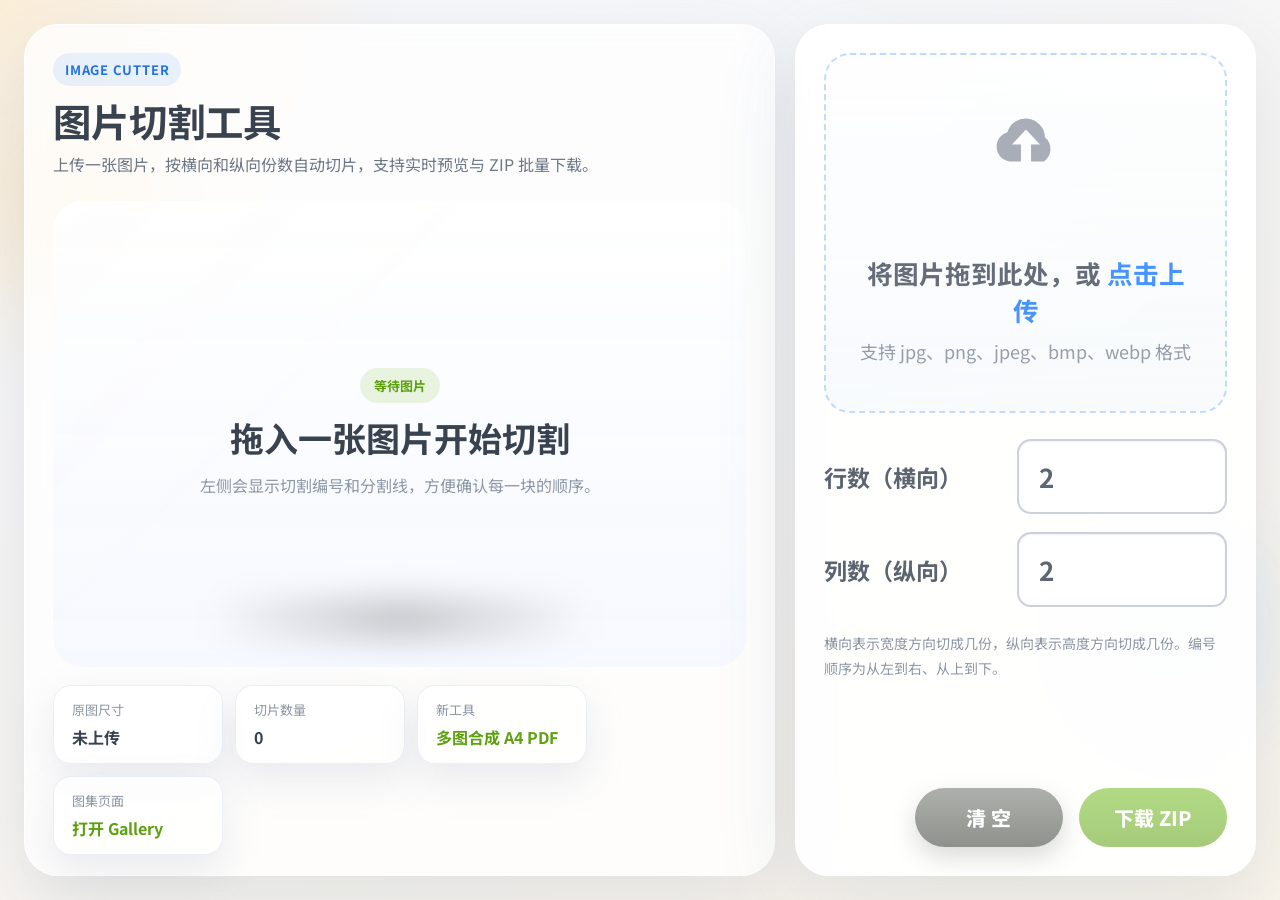
<file: index.html>
<!DOCTYPE html>
<html lang="zh-CN">
  <head>
    <meta charset="UTF-8" />
    <meta name="viewport" content="width=device-width, initial-scale=1.0" />
    <title>图片切割工具</title>
    <meta
      name="description"
      content="上传图片后按横向和纵向份数切割，支持预览、清空和一键下载 ZIP。"
    />
    <link rel="preconnect" href="https://fonts.googleapis.com" />
    <link rel="preconnect" href="https://fonts.gstatic.com" crossorigin />
    <link
      href="https://fonts.googleapis.com/css2?family=Noto+Sans+SC:wght@400;500;700;800&display=swap"
      rel="stylesheet"
    />
    <link rel="stylesheet" href="./styles.css" />
  </head>
  <body>
    <div class="page-shell">
      <div class="ambient ambient-left"></div>
      <div class="ambient ambient-right"></div>

      <main class="app-card">
        <section class="preview-panel">
          <div class="panel-head">
            <span class="eyebrow">Image Cutter</span>
            <h1>图片切割工具</h1>
            <p>上传一张图片，按横向和纵向份数自动切片，支持实时预览与 ZIP 批量下载。</p>
          </div>

          <div class="preview-frame" id="previewFrame">
            <div class="preview-empty" id="previewEmpty">
              <div class="empty-badge">等待图片</div>
              <h2>拖入一张图片开始切割</h2>
              <p>左侧会显示切割编号和分割线，方便确认每一块的顺序。</p>
            </div>

            <img id="sourceImage" alt="切割预览图" hidden />

            <div class="grid-overlay" id="gridOverlay" aria-hidden="true"></div>
            <div class="tile-markers" id="tileMarkers" aria-hidden="true"></div>
          </div>

          <div class="meta-bar" id="metaBar">
            <div class="meta-pill">
              <span class="meta-label">原图尺寸</span>
              <strong id="imageSize">未上传</strong>
            </div>
            <div class="meta-pill">
              <span class="meta-label">切片数量</span>
              <strong id="tileCount">0</strong>
            </div>
            <a class="meta-pill tool-link" href="./pdf.html">
              <span class="meta-label">新工具</span>
              <strong>多图合成 A4 PDF</strong>
            </a>
            <a class="meta-pill tool-link" href="./gallery.html">
              <span class="meta-label">图集页面</span>
              <strong>打开 Gallery</strong>
            </a>
          </div>
        </section>

        <aside class="control-panel">
          <label class="upload-box" id="uploadBox" for="fileInput">
            <input
              id="fileInput"
              type="file"
              accept=".jpg,.jpeg,.png,.bmp,.webp,image/jpeg,image/png,image/bmp,image/webp"
              hidden
            />

            <div class="upload-icon" aria-hidden="true">
              <svg viewBox="0 0 80 80" role="presentation">
                <path
                  d="M57.2 32.1a17.4 17.4 0 0 0-34.1-4.6A13.6 13.6 0 0 0 24.8 54h10.6V38.7h-8.1L40 24.9l12.7 13.8h-8.1V54h11.8A13.8 13.8 0 0 0 57.2 32Z"
                  fill="currentColor"
                />
              </svg>
            </div>

            <div class="upload-copy">
              <strong>将图片拖到此处，或 <span>点击上传</span></strong>
              <p>支持 jpg、png、jpeg、bmp、webp 格式</p>
            </div>
          </label>

          <div class="field-group">
            <label class="field">
              <span>行数（横向）</span>
              <input id="columnsInput" type="number" min="1" max="50" value="2" />
            </label>

            <label class="field">
              <span>列数（纵向）</span>
              <input id="rowsInput" type="number" min="1" max="50" value="2" />
            </label>
          </div>

          <p class="helper-text">
            横向表示宽度方向切成几份，纵向表示高度方向切成几份。编号顺序为从左到右、从上到下。
          </p>

          <div class="action-row">
            <button class="ghost-btn" id="resetButton" type="button">清 空</button>
            <button class="primary-btn" id="downloadButton" type="button" disabled>
              下载 ZIP
            </button>
          </div>
        </aside>
      </main>
    </div>

    <script src="./vendor/jszip.min.js"></script>
    <script src="./script.js"></script>
  </body>
</html>
</file>
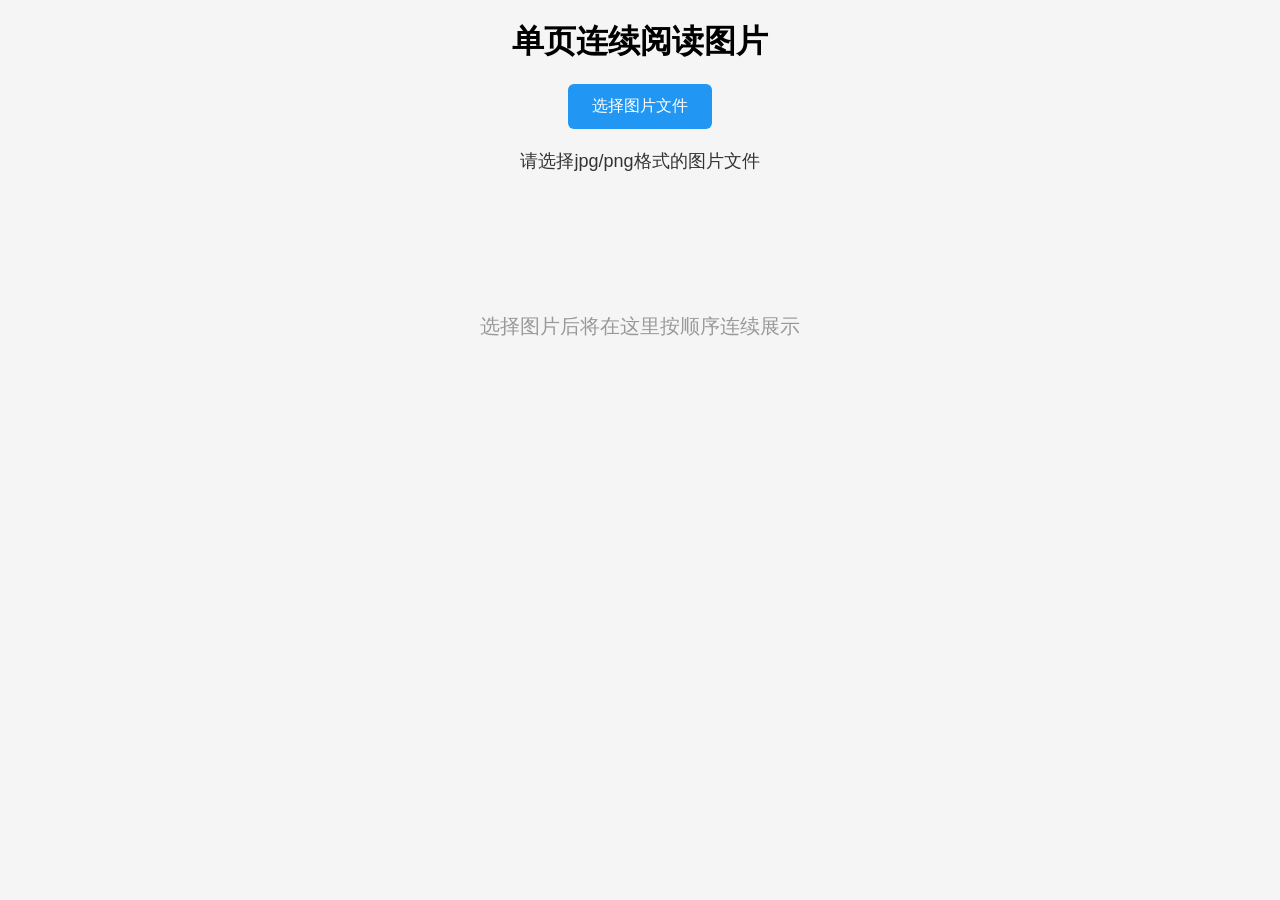
<file: gallery.html>
<!DOCTYPE html>
<html lang="zh-CN">
<head>
    <meta charset="UTF-8">
    <meta name="viewport" content="width=device-width, initial-scale=1.0">
    <title>单页连续阅读图片</title>
    <style>
        * {
            margin: 0;
            padding: 0;
            box-sizing: border-box;
        }
        body {
            font-family: Arial, sans-serif;
            margin: 0 auto;
            padding: 20px;
            background-color: #f5f5f5;
            width: 100%;
            max-width: 100%;
        }
        .header {
            text-align: center;
            margin-bottom: 30px;
            width: 100%;
        }
        .file-selector-container {
            margin: 20px 0;
        }
        .file-selector {
            padding: 12px 24px;
            background: #2196F3;
            color: white;
            border: none;
            border-radius: 6px;
            cursor: pointer;
            font-size: 16px;
            transition: background 0.3s;
        }
        .file-selector:hover {
            background: #1976D2;
        }
        #fileInput {
            display: none;
        }
        .info {
            margin: 15px 0;
            font-size: 18px;
            color: #333;
        }
        /* 图片容器 - 宽度自适应，支持连续滚动阅读 */
        .images-container {
            display: flex;
            flex-direction: column;
            gap: 20px;
            padding: 10px;
            width: 100%;
            max-width: 100%;
        }
        .image-item {
            background: white;
            padding: 15px;
            border-radius: 8px;
            box-shadow: 0 2px 8px rgba(0,0,0,0.1);
            text-align: center;
            width: 100%;
        }
        /* 图片宽度完全自适应容器，高度自动 */
        .image-item img {
            width: 100%;          /* 宽度适配容器 */
            max-width: 100%;      /* 最大宽度不超过容器 */
            height: auto;         /* 高度自动，保持比例 */
            max-height: 80vh;     /* 限制最大高度，避免一屏放不下 */
            object-fit: contain;
            border-radius: 4px;
        }
        .empty-state {
            text-align: center;
            padding: 100px 20px;
            color: #999;
            font-size: 20px;
            width: 100%;
        }
    </style>
</head>
<body>
    <div class="header">
        <h1>单页连续阅读图片</h1>
        <div class="file-selector-container">
            <input type="file" id="fileInput" accept=".jpg,.png,.jpeg" multiple>
            <button class="file-selector" onclick="document.getElementById('fileInput').click()">选择图片文件</button>
        </div>
        <div class="info" id="imageInfo">请选择jpg/png格式的图片文件</div>
    </div>

    <!-- 连续阅读的图片容器 -->
    <div id="imagesContainer" class="images-container">
        <div class="empty-state">
            选择图片后将在这里按顺序连续展示
        </div>
    </div>

    <script>
        // 存储选中的图片文件
        let imageFiles = [];
        // 存储创建的URL对象，用于后续释放
        let createdUrls = [];

        // 监听文件选择事件
        document.getElementById('fileInput').addEventListener('change', function(e) {
            // 清空之前的状态
            imageFiles = [];
            clearImagesContainer();
            revokeAllUrls();

            // 获取选中的文件列表
            const files = e.target.files;
            
            // 过滤出jpg和png格式的文件
            for (let file of files) {
                const fileType = file.type;
                if (fileType === 'image/jpeg' || fileType === 'image/png' || fileType === 'image/jpg') {
                    imageFiles.push(file);
                }
            }

            // 更新信息提示
            updateImageInfo();

            // 如果有选中的图片，批量渲染到页面中
            if (imageFiles.length > 0) {
                renderAllImages();
            }
        });

        // 清空图片容器
        function clearImagesContainer() {
            const container = document.getElementById('imagesContainer');
            container.innerHTML = '';
        }

        // 释放所有创建的URL对象，避免内存泄漏
        function revokeAllUrls() {
            createdUrls.forEach(url => {
                URL.revokeObjectURL(url);
            });
            createdUrls = [];
        }

        // 更新图片信息提示
        function updateImageInfo() {
            const infoElement = document.getElementById('imageInfo');
            if (imageFiles.length === 0) {
                infoElement.textContent = '未选择有效图片（仅支持jpg/png格式）';
            } else {
                infoElement.textContent = `已选择 ${imageFiles.length} 张图片，可向下滚动连续阅读`;
            }
        }

        // 批量渲染所有图片到页面（按选择顺序，移除页码显示）
        function renderAllImages() {
            const container = document.getElementById('imagesContainer');
            container.innerHTML = ''; // 清空容器

            imageFiles.forEach((file) => {
                // 创建图片URL
                const imageUrl = URL.createObjectURL(file);
                createdUrls.push(imageUrl);

                // 创建图片项元素
                const imageItem = document.createElement('div');
                imageItem.className = 'image-item';

                // 构建图片项的HTML内容（移除了页码和文件名显示）
                imageItem.innerHTML = `
                    <img src="${imageUrl}" alt="图片">
                `;

                // 添加到容器中
                container.appendChild(imageItem);
            });
        }

        // 页面卸载时释放资源
        window.addEventListener('beforeunload', function() {
            revokeAllUrls();
        });
    </script>
</body>
</html>
</file>
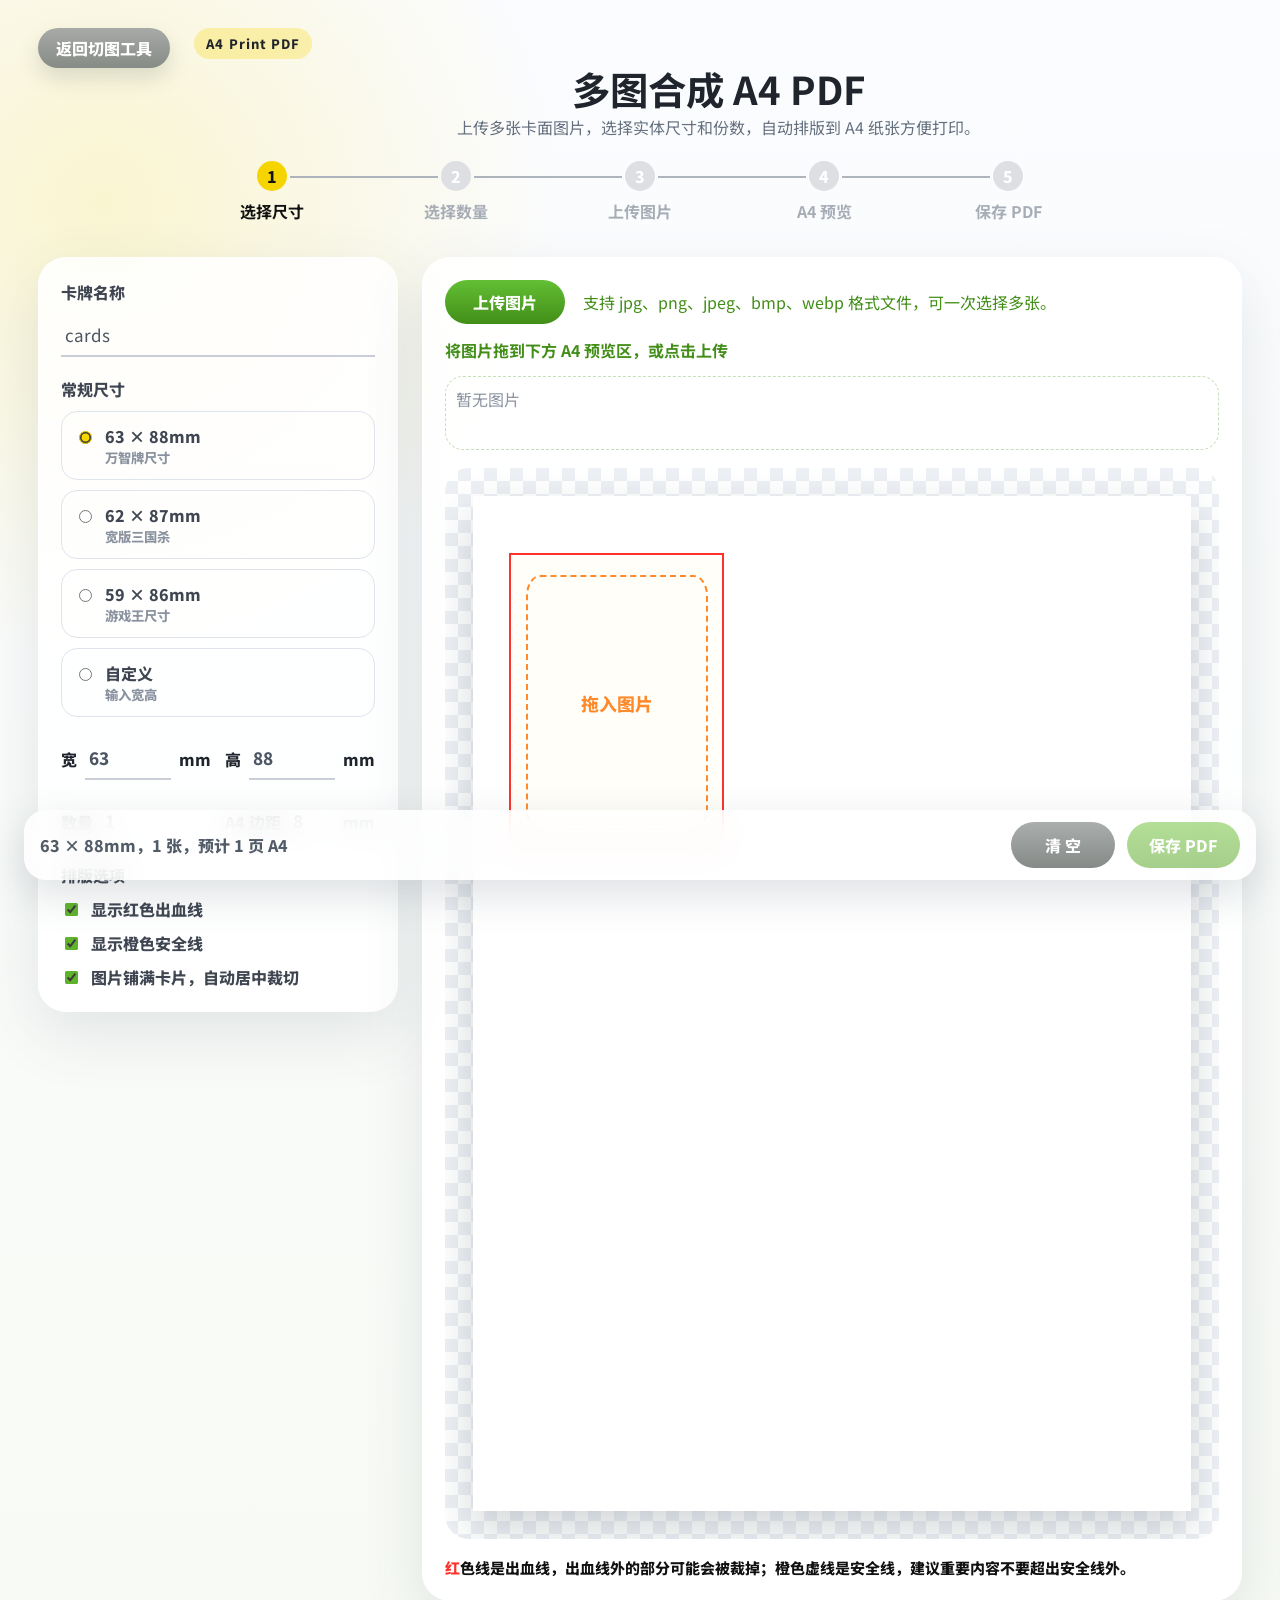
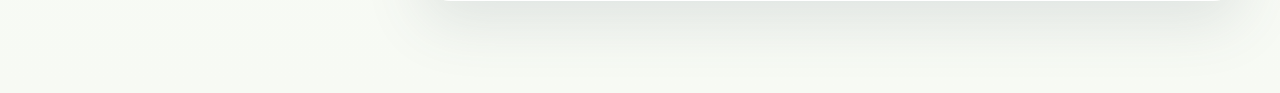
<file: pdf.html>
<!DOCTYPE html>
<html lang="zh-CN">
  <head>
    <meta charset="UTF-8" />
    <meta name="viewport" content="width=device-width, initial-scale=1.0" />
    <title>多图合成 A4 PDF</title>
    <meta
      name="description"
      content="上传多张图片，按卡牌尺寸排版到 A4 纸张并导出 PDF，适合打印卡片。"
    />
    <link rel="preconnect" href="https://fonts.googleapis.com" />
    <link rel="preconnect" href="https://fonts.gstatic.com" crossorigin />
    <link
      href="https://fonts.googleapis.com/css2?family=Noto+Sans+SC:wght@400;500;700;800&display=swap"
      rel="stylesheet"
    />
    <link rel="stylesheet" href="./pdf.css" />
  </head>
  <body>
    <main class="pdf-app">
      <header class="topbar">
        <a class="back-link" href="./index.html">返回切图工具</a>
        <div>
          <span class="eyebrow">A4 Print PDF</span>
          <h1>多图合成 A4 PDF</h1>
          <p>上传多张卡面图片，选择实体尺寸和份数，自动排版到 A4 纸张方便打印。</p>
        </div>
      </header>

      <section class="stepper" aria-label="制作流程">
        <div class="step is-active">
          <span>1</span>
          <strong>选择尺寸</strong>
        </div>
        <div class="step">
          <span>2</span>
          <strong>选择数量</strong>
        </div>
        <div class="step">
          <span>3</span>
          <strong>上传图片</strong>
        </div>
        <div class="step">
          <span>4</span>
          <strong>A4 预览</strong>
        </div>
        <div class="step">
          <span>5</span>
          <strong>保存 PDF</strong>
        </div>
      </section>

      <section class="workspace">
        <aside class="settings-card">
          <div class="field-block">
            <label for="deckName">卡牌名称</label>
            <input id="deckName" type="text" placeholder="请输入卡牌名称" value="cards" />
          </div>

          <div class="field-block">
            <span class="field-label">常规尺寸</span>
            <div class="radio-grid">
              <label>
                <input type="radio" name="sizePreset" value="63x88" checked />
                <span>63 × 88mm</span>
                <small>万智牌尺寸</small>
              </label>
              <label>
                <input type="radio" name="sizePreset" value="62x87" />
                <span>62 × 87mm</span>
                <small>宽版三国杀</small>
              </label>
              <label>
                <input type="radio" name="sizePreset" value="59x86" />
                <span>59 × 86mm</span>
                <small>游戏王尺寸</small>
              </label>
              <label>
                <input type="radio" name="sizePreset" value="custom" />
                <span>自定义</span>
                <small>输入宽高</small>
              </label>
            </div>
          </div>

          <div class="custom-size" id="customSize" hidden>
            <label>
              宽
              <input id="cardWidth" type="number" min="20" max="200" value="63" />
              <span>mm</span>
            </label>
            <label>
              高
              <input id="cardHeight" type="number" min="20" max="200" value="88" />
              <span>mm</span>
            </label>
          </div>

          <div class="field-block two-col">
            <label>
              数量
              <input id="copyCount" type="number" min="1" max="300" value="1" />
            </label>
            <label>
              A4 边距
              <input id="pageMargin" type="number" min="0" max="30" value="8" />
              <span>mm</span>
            </label>
          </div>

          <div class="field-block">
            <span class="field-label">排版选项</span>
            <label class="check-line">
              <input id="showBleed" type="checkbox" checked />
              <span>显示红色出血线</span>
            </label>
            <label class="check-line">
              <input id="showSafe" type="checkbox" checked />
              <span>显示橙色安全线</span>
            </label>
            <label class="check-line">
              <input id="fitMode" type="checkbox" checked />
              <span>图片铺满卡片，自动居中裁切</span>
            </label>
          </div>
        </aside>

        <section class="preview-card">
          <div class="upload-panel" id="uploadPanel">
            <input
              id="imageInput"
              type="file"
              accept=".jpg,.jpeg,.png,.bmp,.webp,image/jpeg,image/png,image/bmp,image/webp"
              multiple
              hidden
            />
            <button class="upload-button" id="uploadButton" type="button">上传图片</button>
            <p>支持 jpg、png、jpeg、bmp、webp 格式文件，可一次选择多张。</p>
            <strong>将图片拖到下方 A4 预览区，或点击上传</strong>
          </div>

          <div class="thumb-strip" id="thumbStrip" aria-live="polite">
            <span>暂无图片</span>
          </div>

          <div class="paper-shell" id="paperDrop">
            <div class="paper-a4" id="paperPreview"></div>
          </div>

          <p class="print-note">
            红色线是出血线，出血线外的部分可能会被裁掉；橙色虚线是安全线，建议重要内容不要超出安全线外。
          </p>
        </section>
      </section>

      <footer class="action-bar">
        <div class="summary" id="layoutSummary">63 × 88mm，1 张，预计 1 页 A4</div>
        <div class="actions">
          <button class="ghost-btn" id="clearButton" type="button">清 空</button>
          <button class="primary-btn" id="saveButton" type="button" disabled>保存 PDF</button>
        </div>
      </footer>
    </main>

    <script src="./vendor/jspdf.umd.min.js"></script>
    <script src="./pdf.js"></script>
  </body>
</html>
</file>
<file: styles.css>
:root {
  --bg-top: #f6f8fd;
  --bg-bottom: #f9f4eb;
  --card: rgba(255, 255, 255, 0.78);
  --card-strong: rgba(255, 255, 255, 0.92);
  --line: rgba(115, 142, 191, 0.24);
  --text: #39424f;
  --muted: #8d96a4;
  --accent: #4894ff;
  --accent-strong: #2374e2;
  --success: #73bc21;
  --success-strong: #5da10f;
  --shadow: 0 24px 80px rgba(95, 110, 134, 0.16);
  --shadow-soft: 0 16px 40px rgba(124, 138, 161, 0.16);
  --radius-xl: 34px;
  --radius-lg: 24px;
  --radius-md: 18px;
}

* {
  box-sizing: border-box;
}

html,
body {
  margin: 0;
  min-height: 100%;
}

body {
  font-family: "Noto Sans SC", sans-serif;
  color: var(--text);
  background:
    radial-gradient(circle at top left, rgba(255, 234, 199, 0.66), transparent 26%),
    linear-gradient(160deg, var(--bg-top), var(--bg-bottom));
}

button,
input {
  font: inherit;
}

.page-shell {
  position: relative;
  min-height: 100vh;
  overflow: hidden;
  padding: 24px;
}

.ambient {
  position: absolute;
  border-radius: 999px;
  filter: blur(24px);
  opacity: 0.8;
  pointer-events: none;
}

.ambient-left {
  top: 72px;
  left: -50px;
  width: 280px;
  height: 280px;
  background: radial-gradient(circle, rgba(255, 212, 138, 0.42), transparent 70%);
}

.ambient-right {
  right: -40px;
  bottom: 120px;
  width: 300px;
  height: 300px;
  background: radial-gradient(circle, rgba(120, 180, 255, 0.28), transparent 68%);
}

.app-card {
  position: relative;
  display: grid;
  grid-template-columns: minmax(0, 1.55fr) minmax(340px, 0.95fr);
  gap: 20px;
  max-width: 1500px;
  margin: 0 auto;
  min-height: calc(100vh - 48px);
}

.preview-panel,
.control-panel {
  position: relative;
  background: var(--card);
  backdrop-filter: blur(16px);
  border: 1px solid rgba(255, 255, 255, 0.8);
  border-radius: var(--radius-xl);
  box-shadow: var(--shadow);
}

.preview-panel {
  padding: 28px 28px 20px;
  display: flex;
  flex-direction: column;
}

.control-panel {
  background: var(--card-strong);
  padding: 28px;
  display: flex;
  flex-direction: column;
  justify-content: space-between;
  gap: 26px;
}

.panel-head {
  margin-bottom: 22px;
}

.eyebrow {
  display: inline-flex;
  align-items: center;
  padding: 7px 12px;
  border-radius: 999px;
  background: rgba(72, 148, 255, 0.12);
  color: var(--accent-strong);
  font-size: 13px;
  font-weight: 700;
  letter-spacing: 0.06em;
  text-transform: uppercase;
}

.panel-head h1 {
  margin: 14px 0 10px;
  font-size: clamp(28px, 3vw, 42px);
  line-height: 1.05;
}

.panel-head p {
  margin: 0;
  max-width: 680px;
  color: #6c7685;
  font-size: 16px;
  line-height: 1.8;
}

.preview-frame {
  position: relative;
  flex: 1;
  min-height: 420px;
  display: grid;
  place-items: center;
  overflow: hidden;
  border-radius: 30px;
  background:
    linear-gradient(180deg, rgba(255, 255, 255, 0.92), rgba(245, 248, 255, 0.9)),
    linear-gradient(135deg, rgba(255, 214, 147, 0.16), transparent 42%);
  box-shadow: inset 0 1px 0 rgba(255, 255, 255, 0.9);
}

.preview-frame::after {
  content: "";
  position: absolute;
  inset: auto 7% 6% 7%;
  height: 40px;
  background: radial-gradient(circle, rgba(0, 0, 0, 0.22), transparent 64%);
  filter: blur(16px);
  z-index: 0;
}

.preview-empty {
  position: relative;
  z-index: 1;
  display: grid;
  place-items: center;
  gap: 10px;
  text-align: center;
  padding: 32px;
}

.empty-badge {
  padding: 8px 14px;
  border-radius: 999px;
  background: rgba(115, 188, 33, 0.14);
  color: var(--success-strong);
  font-size: 13px;
  font-weight: 700;
}

.preview-empty h2 {
  margin: 0;
  font-size: clamp(24px, 3vw, 34px);
}

.preview-empty p {
  margin: 0;
  max-width: 420px;
  color: var(--muted);
  line-height: 1.7;
}

#sourceImage {
  position: relative;
  z-index: 1;
  max-width: min(92%, 100%);
  max-height: min(84vh, 700px);
  object-fit: contain;
  border-radius: 22px;
  box-shadow: 0 22px 48px rgba(66, 76, 97, 0.18);
}

.grid-overlay,
.tile-markers {
  position: absolute;
  z-index: 2;
  pointer-events: none;
}

.grid-line {
  position: absolute;
  background: repeating-linear-gradient(
    90deg,
    rgba(52, 217, 255, 0.92),
    rgba(52, 217, 255, 0.92) 10px,
    rgba(26, 61, 77, 0.52) 10px,
    rgba(26, 61, 77, 0.52) 16px
  );
  box-shadow: 0 0 0 2px rgba(132, 244, 255, 0.18);
}

.grid-line.vertical {
  top: 0;
  width: 4px;
  height: 100%;
  transform: translateX(-50%);
}

.grid-line.horizontal {
  left: 0;
  width: 100%;
  height: 4px;
  transform: translateY(-50%);
}

.marker {
  position: absolute;
  width: clamp(46px, 5vw, 56px);
  height: clamp(46px, 5vw, 56px);
  display: grid;
  place-items: center;
  transform: translate(-50%, -50%);
  border-radius: 50%;
  border: 3px solid rgba(255, 255, 255, 0.78);
  background: rgba(29, 31, 36, 0.86);
  color: #fff;
  font-size: clamp(22px, 2vw, 30px);
  font-weight: 800;
  box-shadow: 0 10px 30px rgba(0, 0, 0, 0.22);
}

.meta-bar {
  display: flex;
  flex-wrap: wrap;
  gap: 12px;
  margin-top: 18px;
}

.meta-pill {
  min-width: 170px;
  padding: 14px 18px;
  border-radius: 18px;
  background: rgba(255, 255, 255, 0.7);
  border: 1px solid rgba(115, 142, 191, 0.14);
  box-shadow: var(--shadow-soft);
}

.meta-label {
  display: block;
  font-size: 13px;
  color: var(--muted);
  margin-bottom: 6px;
}

.meta-pill strong {
  font-size: 16px;
}

.tool-link {
  color: inherit;
  text-decoration: none;
  transition:
    transform 160ms ease,
    border-color 160ms ease,
    box-shadow 160ms ease;
}

.tool-link:hover {
  transform: translateY(-2px);
  border-color: rgba(115, 188, 33, 0.5);
  box-shadow: 0 18px 36px rgba(115, 188, 33, 0.18);
}

.tool-link strong {
  color: var(--success-strong);
}

.upload-box {
  position: relative;
  display: grid;
  place-items: center;
  gap: 22px;
  min-height: 360px;
  padding: 28px;
  border-radius: 26px;
  border: 2px dashed rgba(72, 148, 255, 0.32);
  background:
    linear-gradient(180deg, rgba(255, 255, 255, 0.88), rgba(249, 251, 255, 0.8)),
    linear-gradient(140deg, rgba(72, 148, 255, 0.07), rgba(115, 188, 33, 0.08));
  text-align: center;
  cursor: pointer;
  transition:
    transform 160ms ease,
    border-color 160ms ease,
    box-shadow 160ms ease;
}

.upload-box:hover,
.upload-box.is-dragover {
  transform: translateY(-2px);
  border-color: rgba(72, 148, 255, 0.82);
  box-shadow: 0 18px 44px rgba(72, 148, 255, 0.16);
}

.upload-icon {
  color: #a8adb7;
}

.upload-icon svg {
  width: 88px;
  height: 88px;
}

.upload-copy strong {
  display: block;
  margin-bottom: 10px;
  font-size: clamp(24px, 2vw, 28px);
  color: #666d79;
  font-weight: 700;
}

.upload-copy span {
  color: var(--accent);
}

.upload-copy p {
  margin: 0;
  color: #969eaa;
  font-size: 18px;
}

.field-group {
  display: grid;
  gap: 18px;
}

.field {
  display: flex;
  align-items: center;
  justify-content: space-between;
  gap: 16px;
  font-size: clamp(22px, 1.8vw, 30px);
  font-weight: 700;
  color: #5c6470;
}

.field input {
  width: 210px;
  padding: 17px 20px;
  border-radius: 14px;
  border: 2px solid rgba(69, 88, 121, 0.28);
  background: #fff;
  font-size: 26px;
  color: #5d6673;
  box-shadow: inset 0 1px 2px rgba(20, 20, 20, 0.06);
}

.field input:focus {
  outline: none;
  border-color: rgba(72, 148, 255, 0.9);
  box-shadow: 0 0 0 5px rgba(72, 148, 255, 0.12);
}

.helper-text {
  margin: -2px 0 0;
  color: var(--muted);
  font-size: 14px;
  line-height: 1.8;
}

.action-row {
  display: flex;
  justify-content: flex-end;
  gap: 16px;
  margin-top: auto;
}

.ghost-btn,
.primary-btn {
  border: none;
  border-radius: 999px;
  min-width: 148px;
  padding: 15px 28px;
  font-size: 20px;
  font-weight: 800;
  cursor: pointer;
  transition:
    transform 160ms ease,
    box-shadow 160ms ease,
    opacity 160ms ease,
    background 160ms ease;
}

.ghost-btn {
  color: #fff;
  background: linear-gradient(180deg, #aeb0ac, #8f918d);
  box-shadow: 0 10px 24px rgba(113, 117, 110, 0.26);
}

.primary-btn {
  color: #fff;
  background: linear-gradient(180deg, var(--success), var(--success-strong));
  box-shadow: 0 14px 28px rgba(115, 188, 33, 0.28);
}

.ghost-btn:hover,
.primary-btn:hover:not(:disabled) {
  transform: translateY(-2px);
}

.primary-btn:disabled {
  opacity: 0.55;
  cursor: not-allowed;
  box-shadow: none;
}

@media (max-width: 1180px) {
  .app-card {
    grid-template-columns: 1fr;
  }

  .preview-panel {
    min-height: 56vh;
  }

  .control-panel {
    gap: 22px;
  }

  .upload-box {
    min-height: 260px;
  }
}

@media (max-width: 760px) {
  .page-shell {
    padding: 14px;
  }

  .preview-panel,
  .control-panel {
    border-radius: 24px;
  }

  .preview-panel,
  .control-panel {
    padding: 18px;
  }

  .preview-frame {
    min-height: 320px;
    border-radius: 22px;
  }

  .upload-copy strong {
    font-size: 22px;
  }

  .upload-copy p {
    font-size: 15px;
  }

  .field {
    flex-direction: column;
    align-items: stretch;
    font-size: 18px;
  }

  .field input {
    width: 100%;
    font-size: 22px;
  }

  .action-row {
    flex-direction: column;
  }

  .ghost-btn,
  .primary-btn {
    width: 100%;
  }

  #sourceImage {
    max-width: 94%;
    max-height: 60vh;
  }
}
</file>
<file: pdf.css>
:root {
  --paper: #ffffff;
  --ink: #20252d;
  --muted: #8b93a0;
  --line: #dfe4ec;
  --green: #5fb32b;
  --green-dark: #428e18;
  --yellow: #f6d400;
  --orange: #ff8a2c;
  --red: #ff312b;
  --shadow: 0 22px 60px rgba(73, 84, 103, 0.13);
}

* {
  box-sizing: border-box;
}

body {
  margin: 0;
  min-height: 100vh;
  font-family: "Noto Sans SC", sans-serif;
  color: var(--ink);
  background:
    radial-gradient(circle at 8% 12%, rgba(246, 212, 0, 0.18), transparent 24%),
    linear-gradient(180deg, #fbfcff 0%, #f7faf4 100%);
}

button,
input {
  font: inherit;
}

.pdf-app {
  min-height: 100vh;
  padding: 28px clamp(18px, 3vw, 42px) 92px;
}

.topbar {
  display: grid;
  grid-template-columns: auto 1fr;
  align-items: start;
  gap: 24px;
  max-width: 1500px;
  margin: 0 auto 22px;
}

.back-link {
  display: inline-flex;
  align-items: center;
  justify-content: center;
  min-height: 40px;
  padding: 0 18px;
  border-radius: 999px;
  color: #fff;
  background: linear-gradient(180deg, #a7aaa7, #878b86);
  text-decoration: none;
  font-weight: 800;
  box-shadow: 0 10px 22px rgba(92, 98, 93, 0.2);
}

.eyebrow {
  display: inline-flex;
  padding: 6px 12px;
  border-radius: 999px;
  background: rgba(246, 212, 0, 0.28);
  font-size: 13px;
  font-weight: 800;
  letter-spacing: 0.08em;
}

h1 {
  margin: 10px 0 8px;
  text-align: center;
  font-size: clamp(30px, 3vw, 46px);
  line-height: 1;
}

.topbar p {
  margin: 0;
  color: #65707f;
  text-align: center;
}

.stepper {
  display: grid;
  grid-template-columns: repeat(5, 1fr);
  align-items: start;
  max-width: 920px;
  margin: 0 auto 34px;
}

.step {
  position: relative;
  display: grid;
  place-items: center;
  gap: 8px;
  color: #a7adb6;
  font-weight: 700;
}

.step:not(:last-child)::after {
  content: "";
  position: absolute;
  top: 15px;
  left: calc(50% + 18px);
  width: calc(100% - 36px);
  height: 2px;
  background: #aeb4bc;
}

.step span {
  width: 30px;
  height: 30px;
  display: grid;
  place-items: center;
  border-radius: 50%;
  background: #dedfe3;
  color: #fff;
  font-weight: 800;
}

.step.is-active span {
  background: var(--yellow);
  color: #111;
}

.step.is-active strong {
  color: #111;
}

.workspace {
  display: grid;
  grid-template-columns: minmax(280px, 360px) minmax(0, 1fr);
  gap: 24px;
  max-width: 1500px;
  margin: 0 auto;
}

.settings-card,
.preview-card {
  background: rgba(255, 255, 255, 0.86);
  border: 1px solid rgba(255, 255, 255, 0.9);
  border-radius: 28px;
  box-shadow: var(--shadow);
}

.settings-card {
  align-self: start;
  padding: 22px;
  display: grid;
  gap: 20px;
}

.field-block {
  display: grid;
  gap: 10px;
}

.field-block label,
.field-label {
  color: #3f4652;
  font-size: 16px;
  font-weight: 800;
}

.field-block input[type="text"],
.field-block input[type="number"],
.custom-size input {
  width: 100%;
  border: none;
  border-bottom: 2px solid #c9ced7;
  background: transparent;
  padding: 8px 4px;
  color: #4c5563;
  font-size: 17px;
}

.field-block input:focus,
.custom-size input:focus {
  outline: none;
  border-color: var(--green);
}

.radio-grid {
  display: grid;
  gap: 10px;
}

.radio-grid label {
  position: relative;
  display: grid;
  grid-template-columns: auto 1fr;
  column-gap: 10px;
  align-items: center;
  padding: 12px;
  border: 1px solid var(--line);
  border-radius: 16px;
  cursor: pointer;
}

.radio-grid input {
  accent-color: var(--yellow);
}

.radio-grid span {
  font-weight: 800;
}

.radio-grid small {
  grid-column: 2;
  color: var(--muted);
}

.custom-size,
.two-col {
  display: grid;
  grid-template-columns: 1fr 1fr;
  gap: 14px;
}

.custom-size label,
.two-col label {
  display: grid;
  grid-template-columns: auto 1fr auto;
  align-items: center;
  gap: 8px;
  font-weight: 800;
}

.check-line {
  display: flex;
  align-items: center;
  gap: 10px;
  font-weight: 700;
  color: #525b67;
}

.check-line input {
  accent-color: var(--green);
}

.preview-card {
  padding: 22px;
}

.upload-panel {
  display: flex;
  flex-wrap: wrap;
  align-items: center;
  gap: 14px 18px;
  margin-bottom: 14px;
}

.upload-button,
.primary-btn,
.ghost-btn {
  border: none;
  border-radius: 999px;
  color: #fff;
  font-weight: 800;
  cursor: pointer;
}

.upload-button {
  padding: 10px 28px;
  background: linear-gradient(180deg, #63bf34, var(--green-dark));
}

.upload-panel p,
.upload-panel strong {
  margin: 0;
  color: var(--green-dark);
  font-size: 16px;
}

.thumb-strip {
  display: flex;
  gap: 10px;
  min-height: 74px;
  margin-bottom: 18px;
  padding: 10px;
  overflow-x: auto;
  border: 1px dashed #c6dfb9;
  border-radius: 18px;
  color: var(--muted);
}

.thumb {
  position: relative;
  flex: 0 0 auto;
  width: 64px;
  height: 64px;
  border: 1px solid #75bf4b;
  background: #fff;
  overflow: hidden;
}

.thumb img {
  width: 100%;
  height: 100%;
  object-fit: cover;
}

.thumb button {
  position: absolute;
  top: 2px;
  right: 2px;
  width: 20px;
  height: 20px;
  border: none;
  border-radius: 50%;
  color: #fff;
  background: rgba(0, 0, 0, 0.58);
  cursor: pointer;
}

.paper-shell {
  min-height: 600px;
  display: grid;
  place-items: start center;
  overflow: auto;
  padding: 28px;
  border-radius: 24px;
  background:
    linear-gradient(45deg, rgba(222, 228, 236, 0.56) 25%, transparent 25%),
    linear-gradient(-45deg, rgba(222, 228, 236, 0.56) 25%, transparent 25%),
    linear-gradient(45deg, transparent 75%, rgba(222, 228, 236, 0.56) 75%),
    linear-gradient(-45deg, transparent 75%, rgba(222, 228, 236, 0.56) 75%);
  background-size: 26px 26px;
  background-position: 0 0, 0 13px, 13px -13px, -13px 0;
}

.paper-shell.is-dragover {
  outline: 3px dashed var(--green);
  outline-offset: -10px;
}

.paper-a4 {
  position: relative;
  width: min(100%, 794px);
  aspect-ratio: 210 / 297;
  background: var(--paper);
  box-shadow: 0 18px 40px rgba(63, 72, 88, 0.22);
}

.cards-page {
  position: relative;
  width: 100%;
  height: 100%;
}

.card-slot {
  position: absolute;
  display: grid;
  place-items: center;
  overflow: hidden;
  background: #fffef8;
  border: 2px solid var(--red);
}

.card-slot::after {
  content: "";
  position: absolute;
  inset: 7%;
  border: 2px dashed var(--orange);
  border-radius: 8%;
  pointer-events: none;
}

.card-slot.no-bleed {
  border-color: #e2e6ed;
}

.card-slot.no-safe::after {
  display: none;
}

.card-slot img {
  width: 100%;
  height: 100%;
  object-fit: cover;
}

.card-slot.contain img {
  object-fit: contain;
}

.empty-slot {
  color: var(--orange);
  font-size: clamp(12px, 1.4vw, 18px);
  font-weight: 800;
}

.print-note {
  margin: 18px 0 0;
  color: #111;
  font-size: 15px;
  font-weight: 800;
}

.print-note::first-letter {
  color: var(--red);
}

.action-bar {
  position: fixed;
  right: 24px;
  bottom: 20px;
  left: 24px;
  display: flex;
  align-items: center;
  justify-content: space-between;
  gap: 16px;
  max-width: 1500px;
  margin: 0 auto;
  padding: 12px 16px;
  border-radius: 22px;
  background: rgba(255, 255, 255, 0.82);
  backdrop-filter: blur(16px);
  box-shadow: 0 14px 40px rgba(73, 84, 103, 0.18);
}

.summary {
  color: #525c68;
  font-weight: 800;
}

.actions {
  display: flex;
  gap: 12px;
}

.ghost-btn,
.primary-btn {
  min-width: 104px;
  padding: 11px 22px;
}

.ghost-btn {
  background: linear-gradient(180deg, #aaaead, #858a87);
}

.primary-btn {
  background: linear-gradient(180deg, #69bf2f, #4f9f19);
}

.primary-btn:disabled {
  opacity: 0.5;
  cursor: not-allowed;
}

@media (max-width: 1100px) {
  .topbar,
  .workspace {
    grid-template-columns: 1fr;
  }

  .topbar {
    text-align: center;
  }

  .back-link {
    justify-self: start;
  }
}

@media (max-width: 760px) {
  .pdf-app {
    padding: 18px 12px 126px;
  }

  .stepper {
    overflow-x: auto;
    grid-template-columns: repeat(5, 140px);
    justify-content: start;
  }

  .settings-card,
  .preview-card {
    border-radius: 22px;
  }

  .custom-size,
  .two-col {
    grid-template-columns: 1fr;
  }

  .paper-shell {
    padding: 14px;
    min-height: 420px;
  }

  .paper-a4 {
    width: min(100%, 420px);
  }

  .action-bar {
    align-items: stretch;
    flex-direction: column;
  }

  .actions {
    width: 100%;
  }

  .ghost-btn,
  .primary-btn {
    flex: 1;
  }
}
</file>
